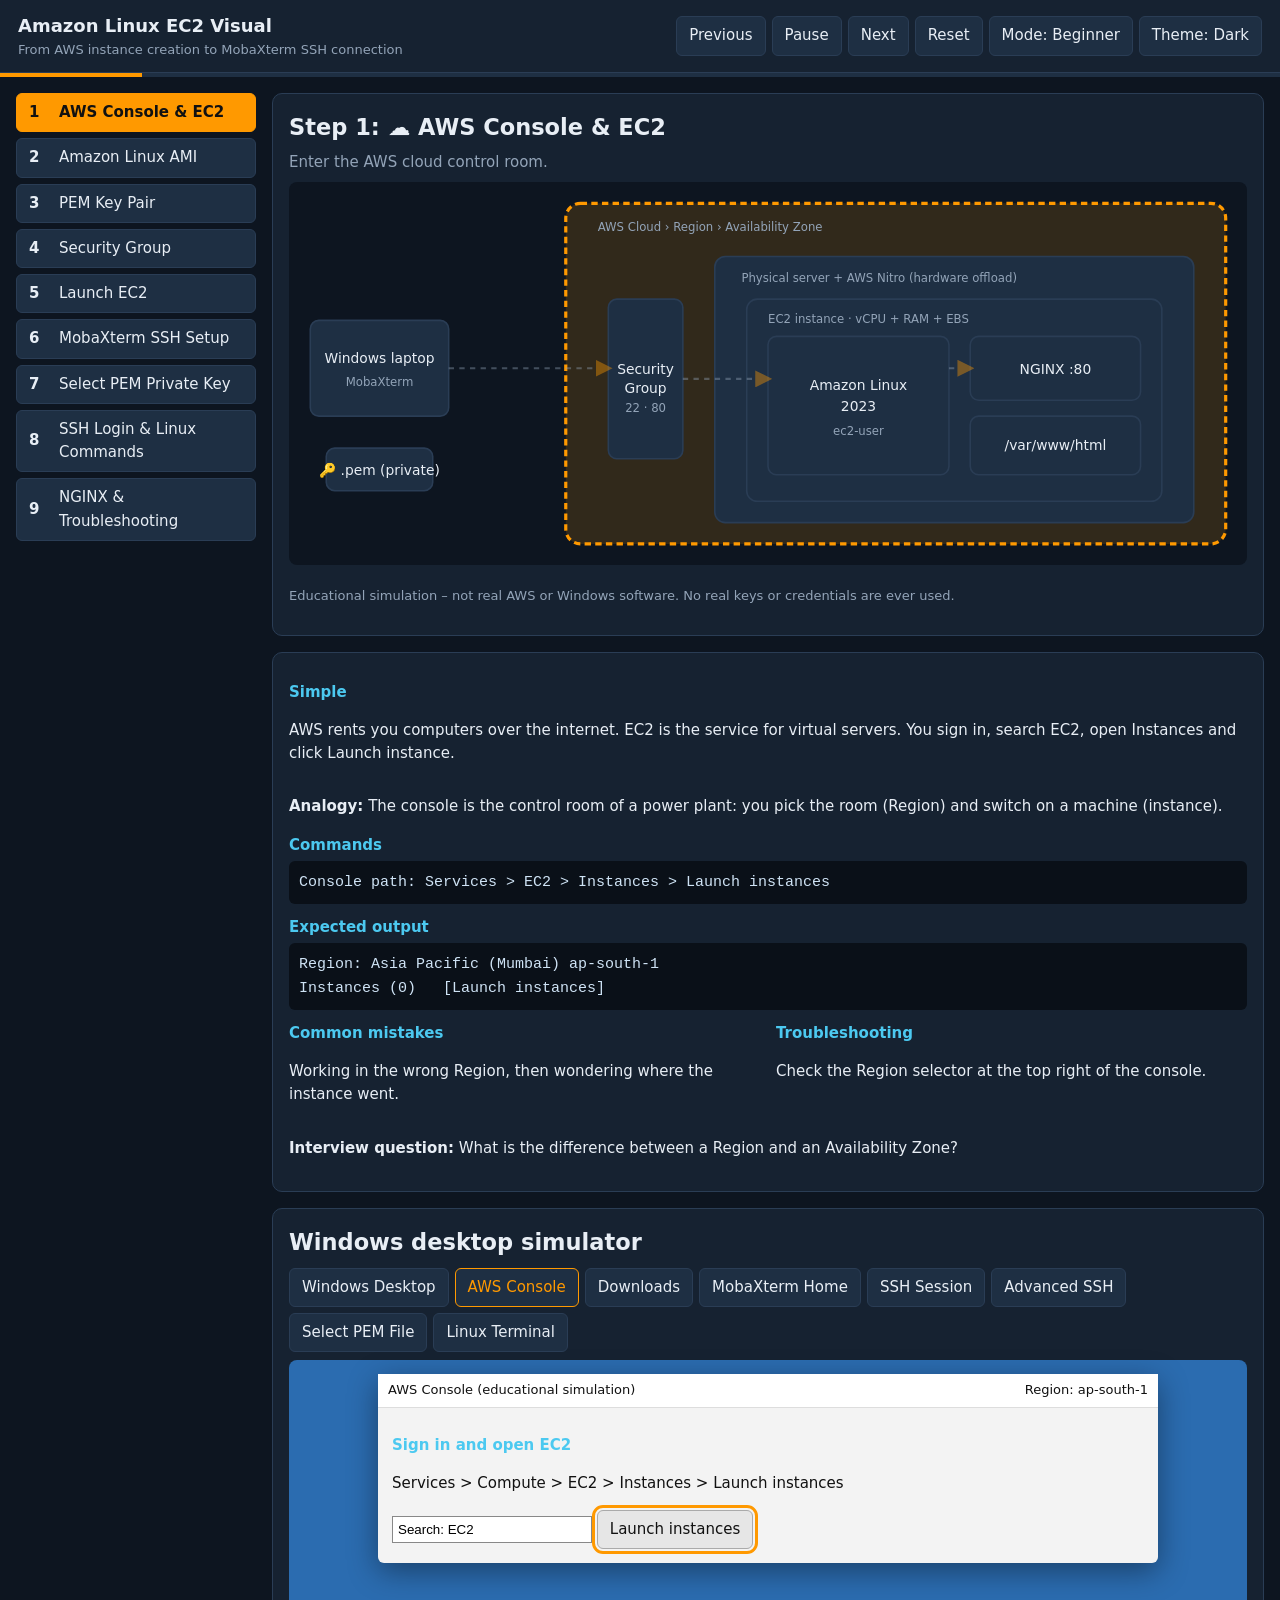
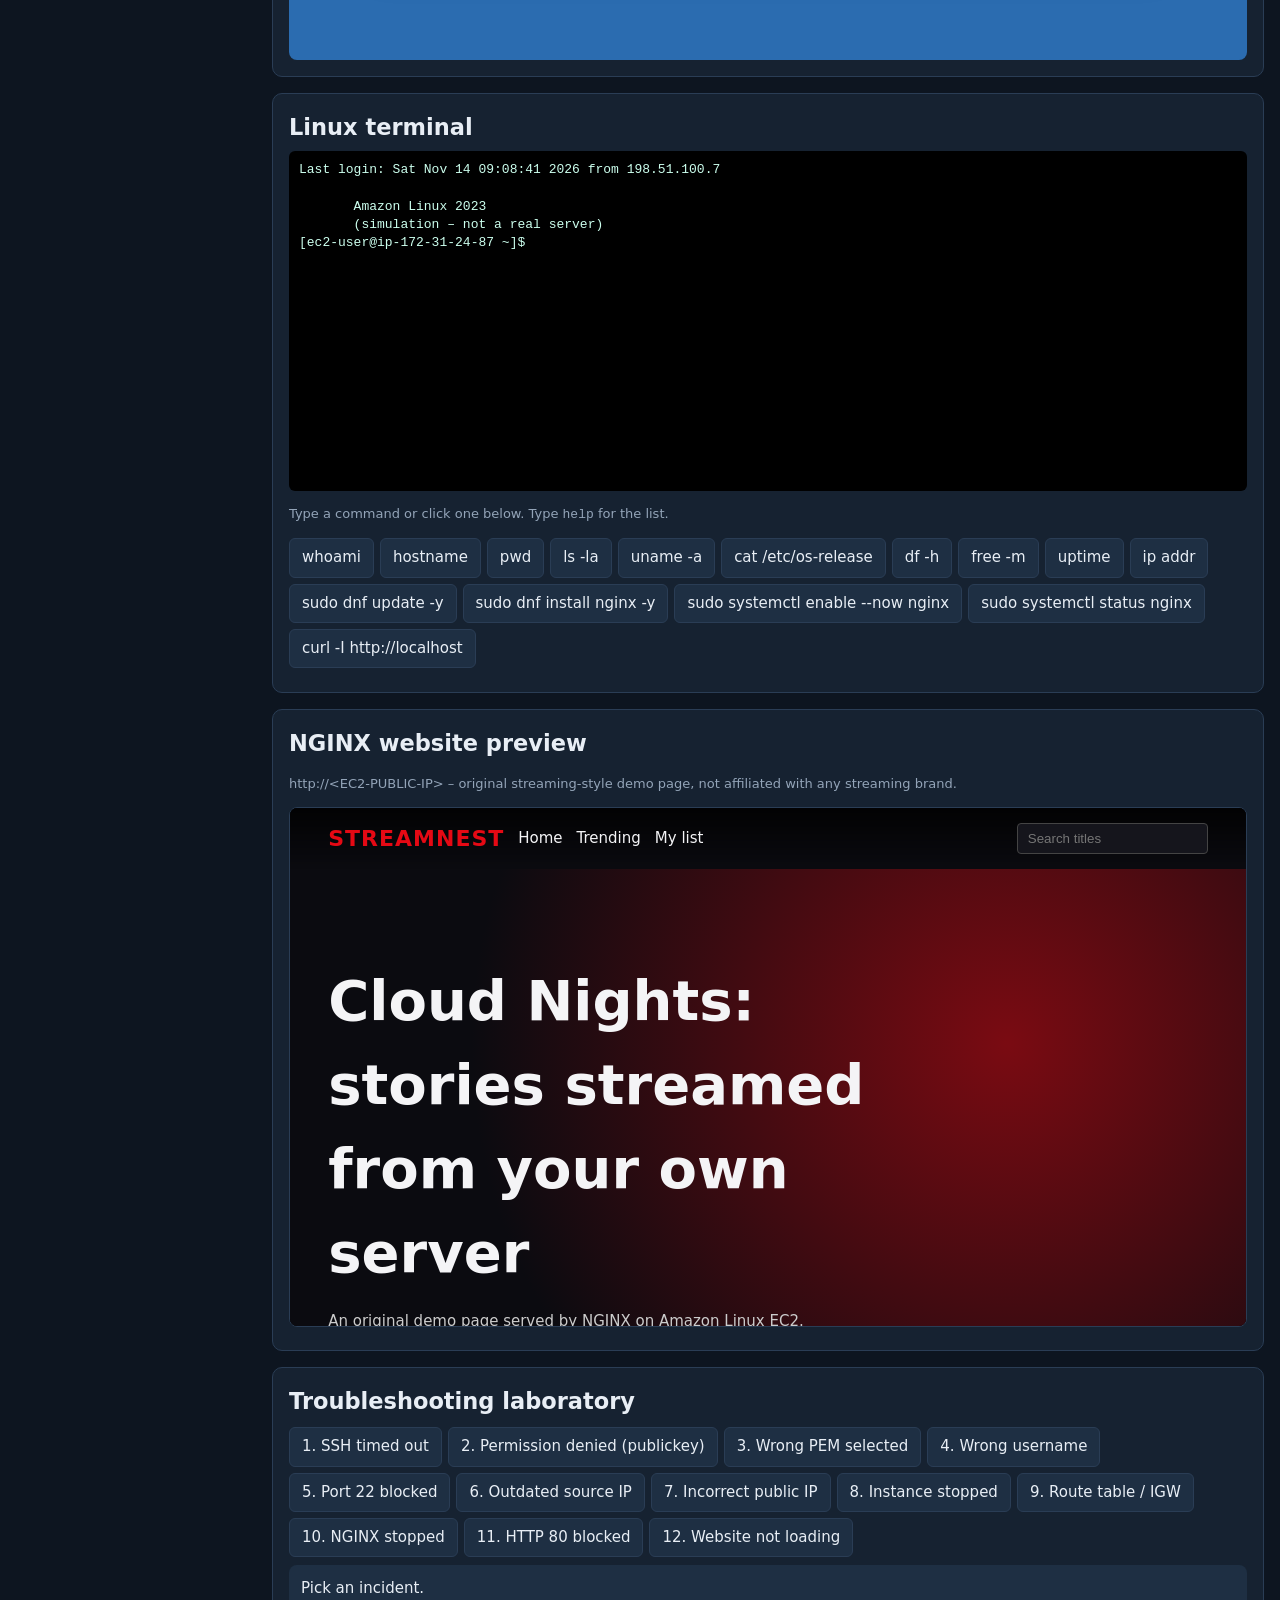
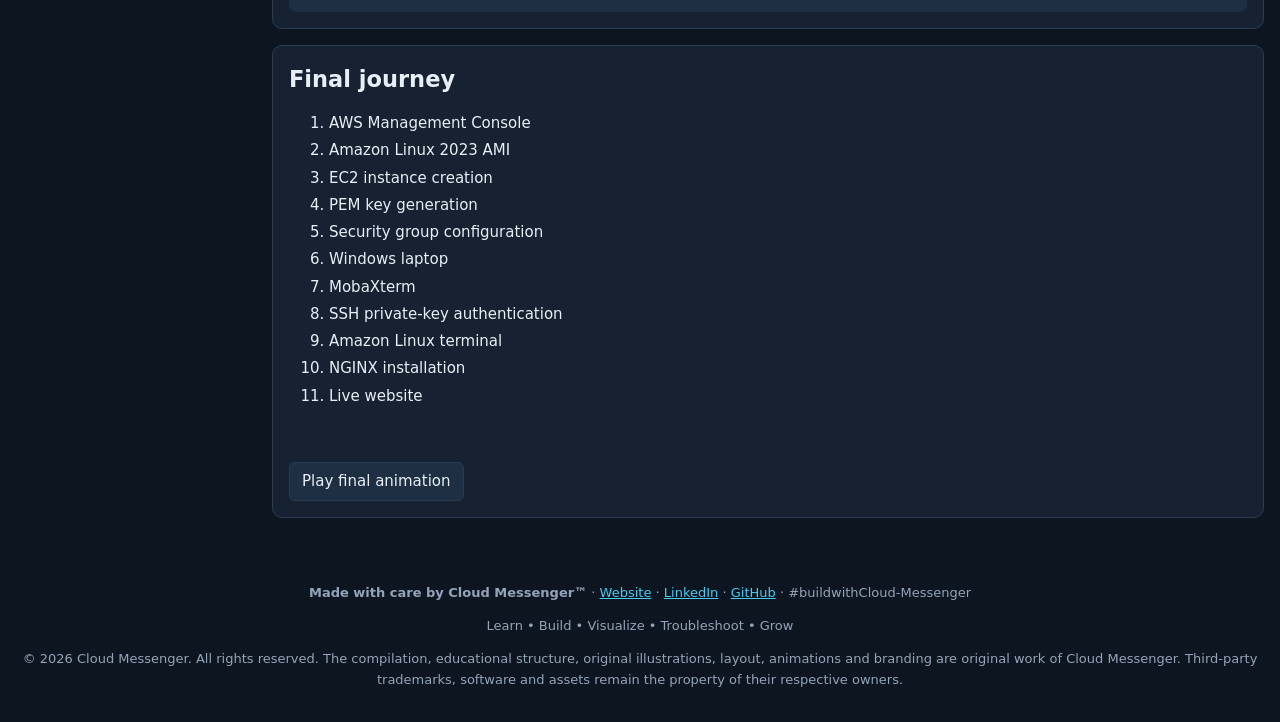
<file: index.html>
<!DOCTYPE html><html lang="en" data-theme="dark"><head><meta charset="utf-8"><meta name="viewport" content="width=device-width,initial-scale=1">
<title>Amazon Linux EC2 Visual – Cloud Messenger™</title>
<link rel="stylesheet" href="css/style.css"><link rel="stylesheet" href="css/animation.css"><link rel="stylesheet" href="css/responsive.css"></head><body data-mode="beginner">
<header class="top"><div><b>Amazon Linux EC2 Visual</b><span class="sub">From AWS instance creation to MobaXterm SSH connection</span></div>
<div class="ctl"><button id="prev">Previous</button><button id="play">Pause</button><button id="next">Next</button><button id="reset">Reset</button>
<button id="mode">Mode: Beginner</button><button id="theme">Theme: Dark</button></div></header>
<div class="bar"><i id="prog"></i></div>
<div class="layout"><nav id="side" aria-label="Steps"></nav>
<main>
<section class="card"><h2 id="stTitle"></h2><p class="story" id="stStory"></p>
<svg id="arch" viewBox="0 0 900 360" role="img" aria-label="Architecture diagram">
<defs><marker id="ar" markerWidth="8" markerHeight="8" refX="6" refY="4" orient="auto"><path d="M0,0L8,4L0,8z" fill="#ff9900"/></marker></defs>
<g id="n-laptop" class="nd"><rect x="20" y="130" width="130" height="90" rx="8"/><text x="85" y="170">Windows laptop</text><text x="85" y="192" class="s">MobaXterm</text></g>
<g id="n-pem" class="nd"><rect x="35" y="250" width="100" height="40" rx="8"/><text x="85" y="275">🔑 .pem (private)</text></g>
<g id="n-cloud" class="nd"><rect x="260" y="20" width="620" height="320" rx="14" class="cloud"/><text x="290" y="46" class="s l">AWS Cloud › Region › Availability Zone</text></g>
<g id="n-sg" class="nd"><rect x="300" y="110" width="70" height="150" rx="8"/><text x="335" y="180">Security</text><text x="335" y="198">Group</text><text x="335" y="216" class="s">22 · 80</text></g>
<g id="n-hw" class="nd"><rect x="400" y="70" width="450" height="250" rx="10"/><text x="425" y="94" class="s l">Physical server + AWS Nitro (hardware offload)</text></g>
<g id="n-ec2" class="nd"><rect x="430" y="110" width="390" height="190" rx="10"/><text x="450" y="132" class="s l">EC2 instance · vCPU + RAM + EBS</text></g>
<g id="n-os" class="nd"><rect x="450" y="145" width="170" height="130" rx="8"/><text x="535" y="195">Amazon Linux</text><text x="535" y="215">2023</text><text x="535" y="238" class="s">ec2-user</text></g>
<g id="n-nginx" class="nd"><rect x="640" y="145" width="160" height="60" rx="8"/><text x="720" y="180">NGINX :80</text></g>
<g id="n-site" class="nd"><rect x="640" y="220" width="160" height="55" rx="8"/><text x="720" y="252">/var/www/html</text></g>
<path id="p-ssh" class="pk" d="M150 175 H300" marker-end="url(#ar)"/><path id="p-in" class="pk" d="M370 185 H450" marker-end="url(#ar)"/><path id="p-web" class="pk" d="M620 175 H640" marker-end="url(#ar)"/>
<text id="ipTag" x="535" y="294" class="ip" text-anchor="middle"></text>
</svg>
<p class="note">Educational simulation – not real AWS or Windows software. No real keys or credentials are ever used.</p></section>
<section class="card cap"><div class="g2"><div><h3>Simple</h3><p id="cSimple"></p></div><div class="tech"><h3>Technical</h3><p id="cTech"></p></div></div>
<p><b>Analogy:</b> <span id="cAna"></span></p><h3>Commands</h3><pre id="cCmd"></pre><h3>Expected output</h3><pre id="cOut"></pre>
<div class="g2"><div><h3>Common mistakes</h3><p id="cMis"></p></div><div><h3>Troubleshooting</h3><p id="cTro"></p></div></div>
<p><b>Interview question:</b> <span id="cInt"></span></p></section>
<section class="card"><h2>Windows desktop simulator</h2><div class="tabs" id="simTabs"></div><div id="sim" class="sim"></div></section>
<section class="card"><h2>Linux terminal</h2><div id="term" class="term"><div id="tout"></div><div class="row"><span>[ec2-user@ip-172-31-24-87 ~]$&nbsp;</span><input id="tin" autocomplete="off" spellcheck="false" aria-label="Terminal input"></div></div>
<p class="note">Type a command or click one below. Type <code>help</code> for the list.</p><div id="chips" class="chips"></div></section>
<section class="card"><h2>NGINX website preview</h2><p class="note">http://&lt;EC2-PUBLIC-IP&gt; – original streaming-style demo page, not affiliated with any streaming brand.</p><iframe id="site" title="Website preview" src="assets/website/index.html"></iframe></section>
<section class="card"><h2>Troubleshooting laboratory</h2><div class="chips" id="incList"></div><div id="inc" class="inc">Pick an incident.</div></section>
<section class="card" id="final"><h2>Final journey</h2><ol class="journey" id="journey"></ol><p id="cong" class="cong"></p><button id="fin">Play final animation</button></section>
</main></div>
<footer><p><b>Made with care by Cloud Messenger™</b> · <a href="https://cloudmessenger.in/">Website</a> · <a href="https://www.linkedin.com/in/ulhas-narwade-aws-certified-devops">LinkedIn</a> · <a href="https://github.com/Cloud-Messenger">GitHub</a> · #buildwithCloud-Messenger</p><p>Learn • Build • Visualize • Troubleshoot • Grow</p>
<p>© 2026 Cloud Messenger. All rights reserved. The compilation, educational structure, original illustrations, layout, animations and branding are original work of Cloud Messenger. Third-party trademarks, software and assets remain the property of their respective owners.</p></footer>
<script src="js/steps.js"></script><script src="js/animation.js"></script><script src="js/aws-console.js"></script><script src="js/windows-simulator.js"></script><script src="js/mobaxterm.js"></script><script src="js/terminal.js"></script><script src="js/troubleshooting.js"></script><script src="js/app.js"></script></body></html>
</file>
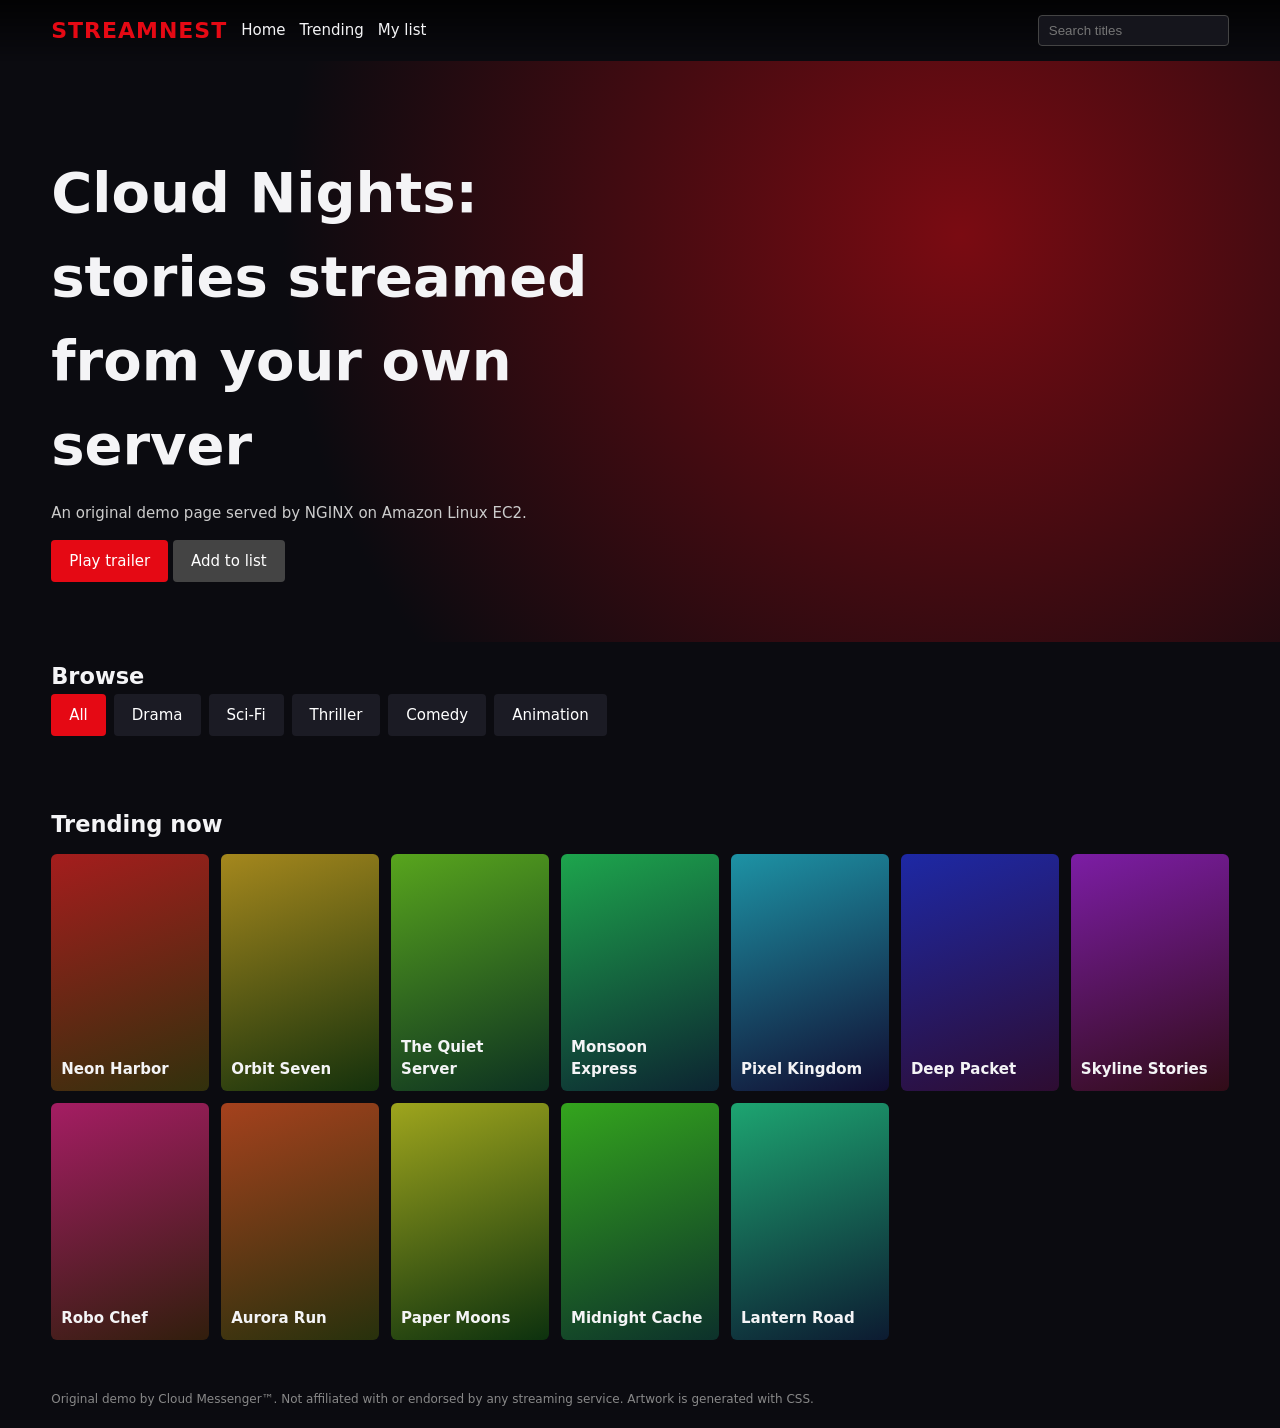
<file: assets/website/index.html>
<!DOCTYPE html><html lang="en"><head><meta charset="utf-8"><meta name="viewport" content="width=device-width,initial-scale=1"><title>StreamNest – demo</title>
<style>*{box-sizing:border-box}body{margin:0;background:#0b0b10;color:#f4f4f6;font:15px/1.5 "Segoe UI",system-ui,sans-serif}
nav{display:flex;gap:14px;align-items:center;padding:14px 4%;background:linear-gradient(#000c,transparent);position:sticky;top:0;z-index:2}
nav b{color:#e50914;font-size:22px;letter-spacing:1px}nav input{margin-left:auto;padding:7px 10px;border-radius:4px;border:1px solid #444;background:#15151c;color:#fff}
.hero{padding:90px 4% 60px;background:radial-gradient(circle at 75% 30%,#7a0b12,#0b0b10 65%)}.hero h1{font-size:clamp(30px,6vw,56px);margin:0 0 8px;max-width:640px}.hero p{max-width:520px;color:#ccc}
button{background:#e50914;color:#fff;border:0;border-radius:4px;padding:10px 18px;cursor:pointer;font:inherit}button.g{background:#444}button:hover{filter:brightness(1.15)}
.cats{display:flex;gap:8px;padding:0 4%;flex-wrap:wrap}.cats button{background:#1b1b24}.cats button.on{background:#e50914}
h2{padding:18px 4% 0;margin:0}.row{display:grid;grid-template-columns:repeat(auto-fill,minmax(150px,1fr));gap:12px;padding:12px 4% 30px}
.p{aspect-ratio:2/3;border-radius:6px;display:flex;align-items:flex-end;padding:10px;font-weight:700;transition:transform .2s;cursor:pointer}.p:hover{transform:scale(1.07);box-shadow:0 8px 24px #000}
#msg{padding:0 4% 20px;color:#9fe0a6;min-height:24px}footer{padding:20px 4%;color:#888;font-size:12px}</style></head><body>
<nav><b>STREAMNEST</b><span>Home</span><span>Trending</span><span>My list</span><input id="q" placeholder="Search titles" aria-label="Search"></nav>
<section class="hero"><h1>Cloud Nights: stories streamed from your own server</h1><p>An original demo page served by NGINX on Amazon Linux EC2.</p><button id="pl">Play trailer</button> <button class="g" id="ad">Add to list</button></section>
<h2>Browse</h2><div class="cats" id="cats"></div><p id="msg"></p><h2>Trending now</h2><div class="row" id="row"></div>
<footer>Original demo by Cloud Messenger™. Not affiliated with or endorsed by any streaming service. Artwork is generated with CSS.</footer>
<script>
var T=[["Neon Harbor","Drama"],["Orbit Seven","Sci-Fi"],["The Quiet Server","Thriller"],["Monsoon Express","Comedy"],["Pixel Kingdom","Animation"],["Deep Packet","Thriller"],["Skyline Stories","Drama"],["Robo Chef","Comedy"],["Aurora Run","Sci-Fi"],["Paper Moons","Animation"],["Midnight Cache","Thriller"],["Lantern Road","Drama"]];
var cat="All",cs=["All","Drama","Sci-Fi","Thriller","Comedy","Animation"],m=document.getElementById("msg");
function draw(){var q=document.getElementById("q").value.toLowerCase(),r=document.getElementById("row");r.innerHTML="";
T.forEach(function(t,i){if((cat=="All"||t[1]==cat)&&t[0].toLowerCase().indexOf(q)>-1){var d=document.createElement("div");d.className="p";d.style.background="linear-gradient(160deg,hsl("+(i*47)+",70%,38%),hsl("+(i*47+60)+",60%,12%))";d.textContent=t[0];d.onclick=function(){m.textContent="Selected: "+t[0]+" ("+t[1]+") – demo only";};r.appendChild(d);}});}
cs.forEach(function(c){var b=document.createElement("button");b.textContent=c;if(c=="All")b.className="on";b.onclick=function(){cat=c;document.querySelectorAll("#cats button").forEach(function(x){x.className=x===b?"on":""});draw();};document.getElementById("cats").appendChild(b);});
document.getElementById("q").oninput=draw;document.getElementById("pl").onclick=function(){m.textContent="Playing trailer (demo)"};document.getElementById("ad").onclick=function(){m.textContent="Added to My list (demo)"};draw();
</script></body></html>
</file>
<file: css/style.css>
:root{--bg:#0d1520;--pn:#162231;--pn2:#1e2f43;--tx:#e8eef5;--mu:#93a4b8;--ac:#ff9900;--cy:#4cc9f0;--ok:#3ddc97;--er:#ff5c6c;--bd:#2a3d55}
[data-theme=light]{--bg:#eef2f7;--pn:#fff;--pn2:#e4ebf3;--tx:#142033;--mu:#52647a;--bd:#c5d1e0}
*{box-sizing:border-box}body{margin:0;background:var(--bg);color:var(--tx);font:15px/1.55 "Segoe UI",system-ui,sans-serif}
button{background:var(--pn2);color:var(--tx);border:1px solid var(--bd);border-radius:6px;padding:7px 12px;cursor:pointer;font:inherit}button:hover{border-color:var(--ac)}button:focus-visible,input:focus-visible{outline:2px solid var(--cy)}
.top{display:flex;flex-wrap:wrap;gap:10px;justify-content:space-between;align-items:center;padding:12px 18px;background:var(--pn);border-bottom:1px solid var(--bd);position:sticky;top:0;z-index:5}
.top b{font-size:18px}.sub{display:block;color:var(--mu);font-size:13px}.ctl{display:flex;gap:6px;flex-wrap:wrap}
.bar{height:4px;background:var(--pn2)}.bar i{display:block;height:100%;width:0;background:var(--ac);transition:width .4s}
.layout{display:grid;grid-template-columns:240px 1fr;gap:16px;padding:16px;max-width:1300px;margin:auto}
#side{display:flex;flex-direction:column;gap:6px;position:sticky;top:80px;align-self:start}
#side button{text-align:left;display:flex;gap:8px;align-items:center}#side button.act{background:var(--ac);color:#111;border-color:var(--ac);font-weight:600}#side button.done .n::after{content:" ✓";color:var(--ok)}#side .n{min-width:22px;font-weight:700}
.card{background:var(--pn);border:1px solid var(--bd);border-radius:10px;padding:16px;margin-bottom:16px}
h2{margin:0 0 6px}h3{margin:12px 0 4px;font-size:15px;color:var(--cy)}.story{color:var(--mu);margin:0 0 8px}.note{color:var(--mu);font-size:13px}
.g2{display:grid;grid-template-columns:1fr 1fr;gap:16px}body[data-mode=beginner] .g2:first-child{grid-template-columns:1fr}body[data-mode=beginner] .tech{display:none}
pre{background:#0a1018;color:#cfe3f5;padding:10px;border-radius:6px;overflow:auto;white-space:pre-wrap;margin:0}
svg{width:100%;height:auto;background:var(--bg);border-radius:8px}.nd rect{fill:var(--pn2);stroke:var(--bd);stroke-width:1.5}.nd .cloud{fill:none;stroke-dasharray:6 4}.nd text{fill:var(--tx);font-size:13px;text-anchor:middle}.nd text.s{fill:var(--mu);font-size:11px}.nd text.l{text-anchor:start}
.nd.on rect{stroke:var(--ac);stroke-width:3;fill:rgba(255,153,0,.15)}.ip{fill:var(--ac);font:700 15px monospace}
.tabs,.chips{display:flex;flex-wrap:wrap;gap:6px;margin:8px 0}.tabs button.act,.chips button.act{border-color:var(--ac);color:var(--ac)}
.sim{background:#2b6cb0;border-radius:8px;padding:14px;min-height:300px}.win{background:#f3f3f3;color:#111;border-radius:6px;max-width:780px;margin:auto;box-shadow:0 8px 30px #0006}.win .tb{background:#fff;padding:6px 10px;border-bottom:1px solid #ddd;font-size:13px;display:flex;justify-content:space-between}.win .bd{padding:14px}
.win input[type=text]{padding:5px;border:1px solid #888;width:200px}.win button{color:#111;background:#e6e6e6;border-color:#aaa}.win .hl{outline:3px solid var(--ac);outline-offset:2px}.dark.win{background:#222;color:#eee}.dark.win .tb{background:#111;border-color:#333}.dark.win input[type=text]{background:#111;color:#eee}.dark.win button{background:#333;color:#eee}
.shot{max-width:100%;border-radius:6px;border:1px solid var(--bd);margin-top:8px}.icons{display:flex;gap:10px;flex-wrap:wrap}.tip{background:#fff3d6;color:#4a3300;border-radius:6px;padding:8px;margin-top:8px;font-size:13px}
.term{background:#000;color:#cfe;font:13px/1.4 Consolas,monospace;padding:10px;border-radius:6px;height:340px;overflow:auto}.term .row{display:flex}.term input{flex:1;background:none;border:0;color:#fff;font:inherit}#tout{white-space:pre-wrap}
.inc{background:var(--pn2);border-radius:8px;padding:12px}.inc p{margin:4px 0}.inc .er{color:var(--er);font-family:monospace}
iframe{width:100%;height:520px;border:1px solid var(--bd);border-radius:8px;background:#000}.journey li{margin:4px 0}.journey li.on{color:var(--ac);font-weight:700}.cong{color:var(--ok);font-weight:700;min-height:24px}
footer{text-align:center;padding:20px;color:var(--mu);font-size:13px}footer a{color:var(--cy)}
</file>
<file: css/animation.css>
.pk{fill:none;stroke:var(--mu);stroke-width:2;stroke-dasharray:5 5;opacity:.4}.pk.on{stroke:var(--ac);opacity:1;animation:flow 1s linear infinite}
@keyframes flow{to{stroke-dashoffset:-20}}.nd.on rect{animation:pulse 1.6s ease-in-out infinite}@keyframes pulse{50%{stroke-width:5}}
@media (prefers-reduced-motion:reduce){.pk.on,.nd.on rect{animation:none}}
</file>
<file: css/responsive.css>
@media(max-width:820px){.layout{grid-template-columns:1fr}#side{position:static;flex-direction:row;flex-wrap:wrap}#side .t{display:none}.g2{grid-template-columns:1fr}iframe{height:420px}}
</file>
